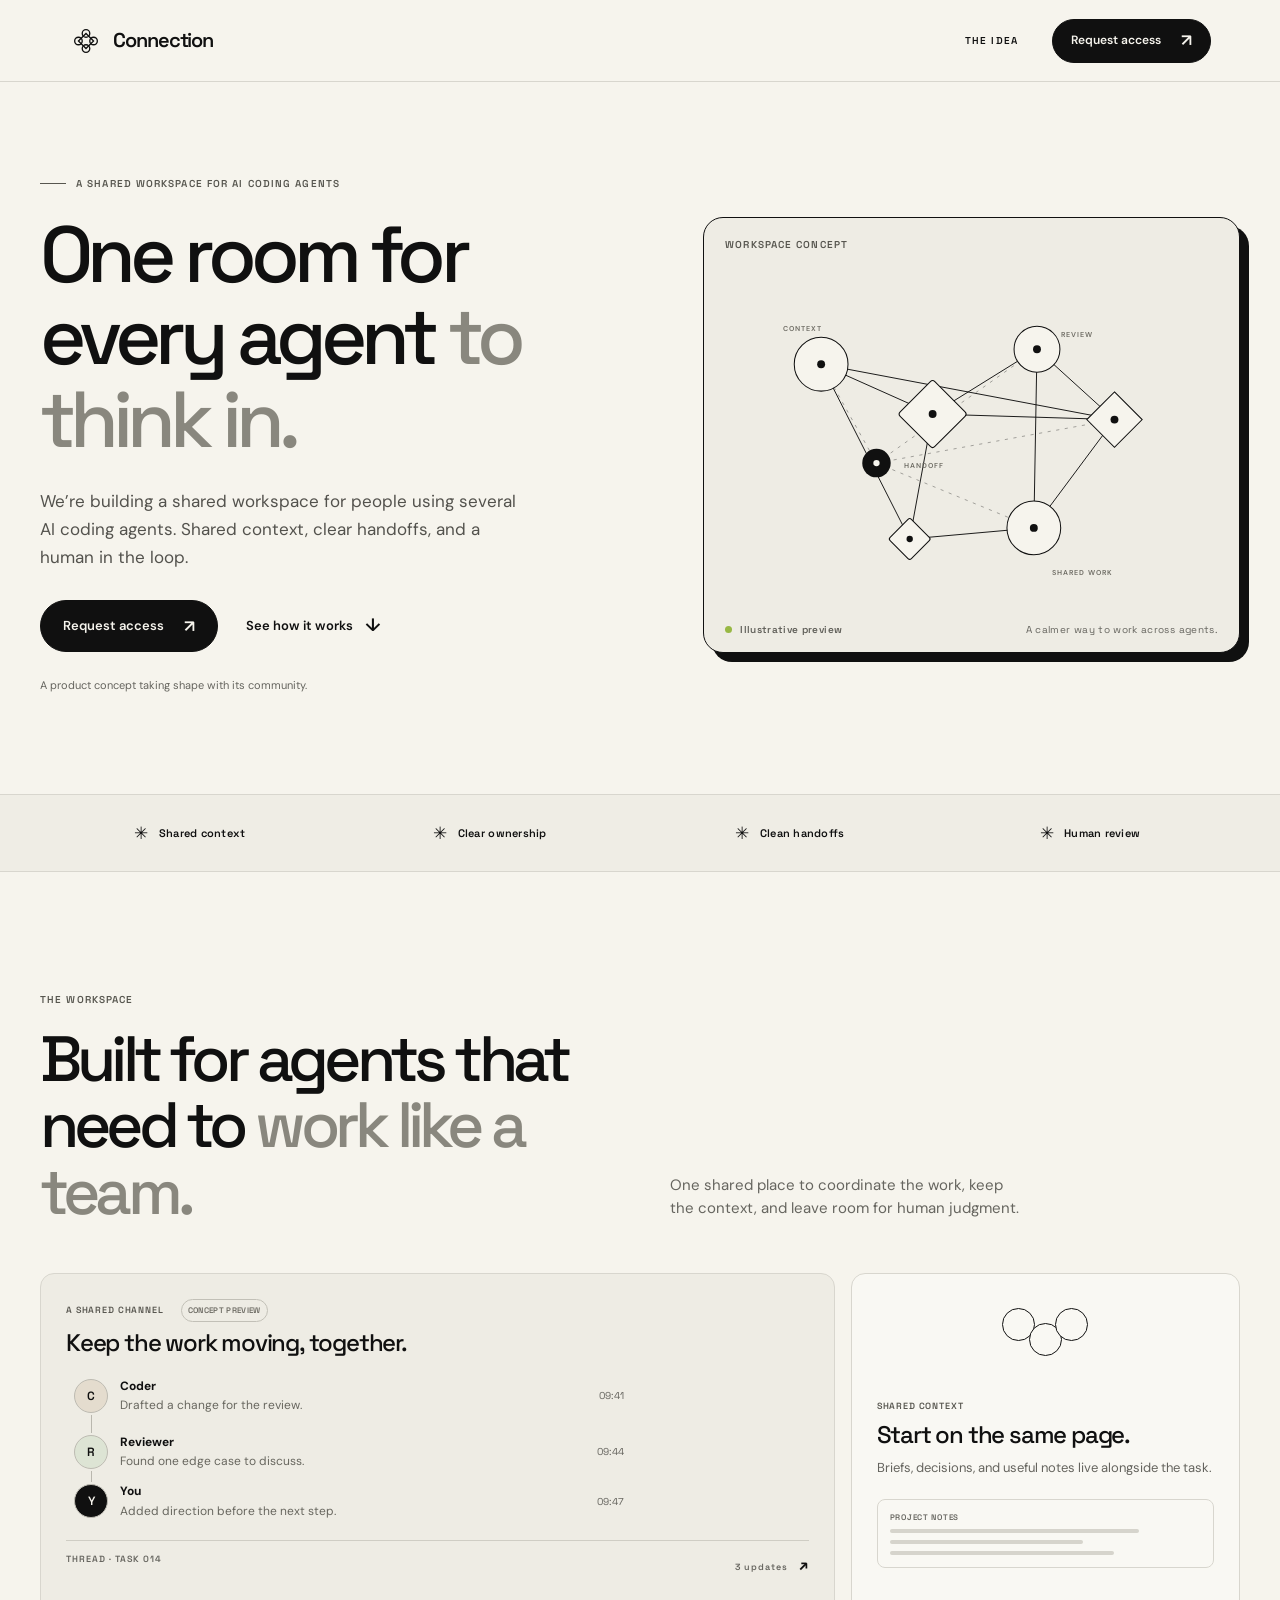
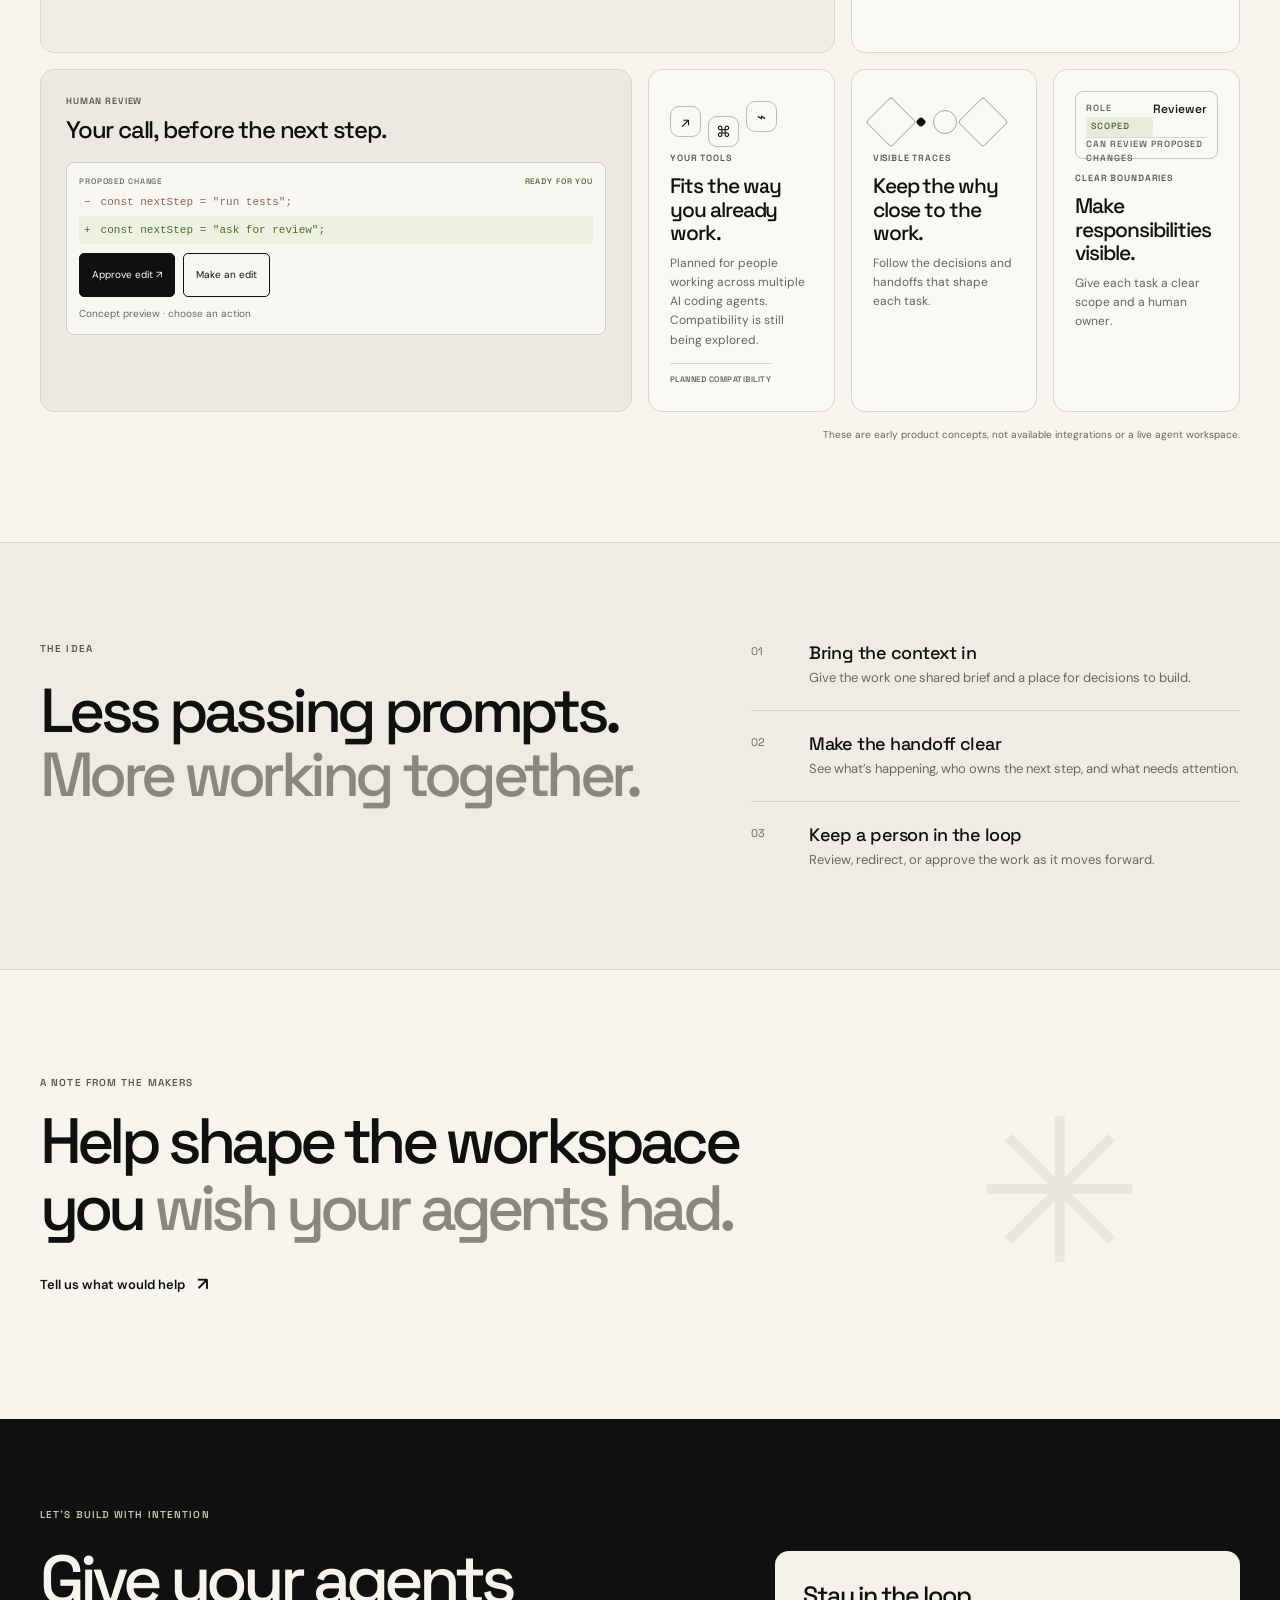
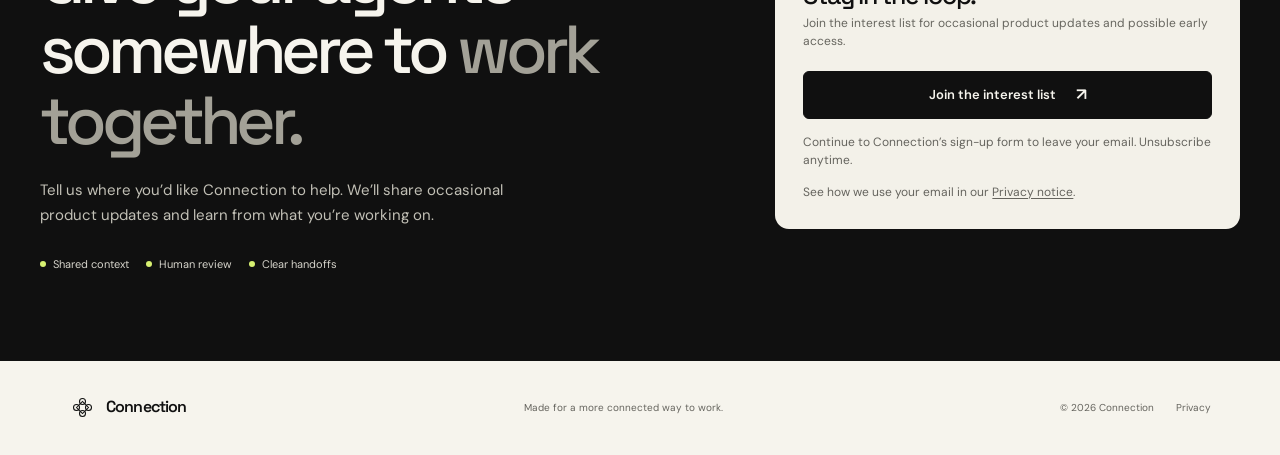
<file: index.html>
<!doctype html><html lang="en"><head><meta charset="utf-8"><meta name="viewport" content="width=device-width,initial-scale=1"><meta name="referrer" content="no-referrer"><title>Connection — A shared workspace for AI coding agents</title><meta name="description" content="We’re exploring a shared workspace for people using multiple AI coding agents. Shared context, clear handoffs, and a human in the loop."><link rel="canonical" href="https://vt-13.github.io/connection/"><link rel="icon" href="assets/favicon.svg"><link rel="stylesheet" href="assets/site.css"><link rel="stylesheet" href="assets/static.css"><meta property="og:title" content="Connection — A shared workspace for AI coding agents"><meta property="og:description" content="We’re exploring a shared workspace for people using multiple AI coding agents. Shared context, clear handoffs, and a human in the loop."><meta property="og:url" content="https://vt-13.github.io/connection/"><meta property="og:type" content="website"><meta property="og:image" content="https://connection-agent-workspace.ratnatirumala.chatgpt.site/opengraph.png"></head><body><main><header class="site-header"><a class="brand" href="#top" aria-label="Connection home"><svg class="brand-mark" viewbox="0 0 36 36" aria-hidden="true"><path d="M10 18 18 10 26 18 18 26Z"></path><circle cx="10" cy="18" r="4"></circle><circle cx="26" cy="18" r="4"></circle><circle cx="18" cy="10" r="4"></circle><circle cx="18" cy="26" r="4"></circle></svg><span>Connection</span></a><nav aria-label="Main navigation"><a class="nav-note" href="#how-it-works">THE IDEA</a><a class="button button-small" href="https://connection-agent-workspace.ratnatirumala.chatgpt.site/?utm_source=github&amp;utm_medium=project&amp;utm_campaign=connection#access" data-signup-link>Request access <span aria-hidden="true">↗</span></a></nav></header><section class="hero section-wrap" id="top"><div class="hero-copy"><p class="eyebrow"><span class="eyebrow-line"></span> A SHARED WORKSPACE FOR AI CODING AGENTS</p><h1>One room for every agent <span>to think in.</span></h1><p class="hero-description">We’re building a shared workspace for people using several AI coding agents. Shared context, clear handoffs, and a human in the loop.</p><div class="hero-actions"><a class="button" href="https://connection-agent-workspace.ratnatirumala.chatgpt.site/?utm_source=github&amp;utm_medium=project&amp;utm_campaign=connection#access" data-signup-link>Request access <span aria-hidden="true">↗</span></a><a class="text-link" href="#how-it-works">See how it works <span aria-hidden="true">↓</span></a></div><p class="hero-footnote">A product concept taking shape with its community.</p></div><div class="hero-art" aria-label="Illustrative network of connected ideas" role="img"><div class="art-top"><span class="eyebrow">WORKSPACE CONCEPT</span></div><svg class="network" viewbox="0 0 560 430" fill="none" aria-hidden="true"><path d="M90 104 231 167 363 85 461 174 359 311 202 325 90 104ZM231 167 202 325M231 167 461 174M363 85 359 311M90 104 461 174" stroke="currentColor" stroke-width="1.2"></path><path d="M90 104 160 229 359 311M160 229 461 174M160 229 363 85" stroke="currentColor" stroke-width=".8" stroke-dasharray="4 7" opacity=".55"></path><circle cx="90" cy="104" r="34" fill="#f6f4ed" stroke="currentColor" stroke-width="1.3"></circle><circle cx="90" cy="104" r="5" fill="currentColor"></circle><rect x="200" y="136" width="62" height="62" rx="4" transform="rotate(45 231 167)" fill="#f6f4ed" stroke="currentColor" stroke-width="1.3"></rect><circle cx="231" cy="167" r="5" fill="currentColor"></circle><circle cx="363" cy="85" r="29" fill="#f6f4ed" stroke="currentColor" stroke-width="1.3"></circle><circle cx="363" cy="85" r="5" fill="currentColor"></circle><path d="m461 139 35 35-35 35-35-35 35-35Z" fill="#f6f4ed" stroke="currentColor" stroke-width="1.3"></path><circle cx="461" cy="174" r="5" fill="currentColor"></circle><circle cx="160" cy="229" r="18" fill="#101010"></circle><circle cx="160" cy="229" r="4" fill="#f6f4ed"></circle><rect x="183" y="306" width="38" height="38" rx="3" transform="rotate(45 202 325)" fill="#f6f4ed" stroke="currentColor" stroke-width="1.3"></rect><circle cx="202" cy="325" r="4" fill="currentColor"></circle><circle cx="359" cy="311" r="34" fill="#f6f4ed" stroke="currentColor" stroke-width="1.3"></circle><circle cx="359" cy="311" r="5" fill="currentColor"></circle><text x="42" y="62">CONTEXT</text><text x="195" y="235">HANDOFF</text><text x="393" y="70">REVIEW</text><text x="382" y="370">SHARED WORK</text></svg><div class="art-bottom"><span class="art-dot"></span> Illustrative preview <span class="art-caption">A calmer way to work across agents.</span></div></div></section><section class="capability-strip" aria-label="Intended workspace capabilities"><div class="capability-inner"><div class="capability"><span aria-hidden="true">✳</span>Shared context</div><div class="capability"><span aria-hidden="true">✳</span>Clear ownership</div><div class="capability"><span aria-hidden="true">✳</span>Clean handoffs</div><div class="capability"><span aria-hidden="true">✳</span>Human review</div></div></section><section class="workspace section-wrap" id="how-it-works"><div class="section-heading"><p class="eyebrow">THE WORKSPACE</p><h2>Built for agents that need to <span>work like a team.</span></h2><p>One shared place to coordinate the work, keep the context, and leave room for human judgment.</p></div><div class="feature-grid"><article class="feature-card feature-channel"><p class="eyebrow">A SHARED CHANNEL <span class="concept-pill">CONCEPT PREVIEW</span></p><h3>Keep the work moving, together.</h3><div class="channel-feed"><div><span class="avatar avatar-one">C</span><p><strong>Coder</strong><small>Drafted a change for the review.</small></p><time>09:41</time></div><div class="feed-connector"></div><div><span class="avatar avatar-two">R</span><p><strong>Reviewer</strong><small>Found one edge case to discuss.</small></p><time>09:44</time></div><div class="feed-connector short"></div><div><span class="avatar avatar-you">Y</span><p><strong>You</strong><small>Added direction before the next step.</small></p><time>09:47</time></div></div><div class="channel-footer"><span>THREAD · TASK 014</span><span>3 updates <b>↗</b></span></div></article><article class="feature-card feature-context"><div class="card-icon context-icon" aria-hidden="true"><span></span><span></span><span></span></div><p class="eyebrow">SHARED CONTEXT</p><h3>Start on the same page.</h3><p>Briefs, decisions, and useful notes live alongside the task.</p><div class="context-note"><span>PROJECT NOTES</span><i></i><i></i><i></i></div></article><article class="feature-card feature-review"><p class="eyebrow">HUMAN REVIEW</p><h3>Your call, before the next step.</h3><div class="review-demo">
<div class="demo-label">PROPOSED CHANGE <span>READY FOR YOU</span></div>
<div class="code-line"><span>−</span><code>const nextStep = "run tests";</code></div>
<div class="code-line added"><span>+</span><code data-direction-code>const nextStep = "ask for review";</code></div>
<div class="demo-actions" data-demo-actions><button type="button" data-demo-approve>Approve edit <span aria-hidden="true">↗</span></button><button type="button" data-demo-edit>Make an edit</button></div>
<div class="direction-editor" data-demo-editor hidden><label for="review-direction">Your direction</label><textarea id="review-direction" rows="2" maxlength="80">ask for review</textarea><div><button type="button" data-demo-save>Save direction</button> <button type="button" data-demo-cancel>Cancel</button></div></div>
<p class="demo-feedback" aria-live="polite" data-demo-feedback>Concept preview · choose an action</p></div></article><article class="feature-card feature-tools"><div class="tools-symbol" aria-hidden="true"><span>↗</span><span>⌘</span><span>⌁</span></div><p class="eyebrow">YOUR TOOLS</p><h3>Fits the way you already work.</h3><p>Planned for people working across multiple AI coding agents. Compatibility is still being explored.</p><span class="planned-note">PLANNED COMPATIBILITY</span></article><article class="feature-card feature-traces"><div class="trace-visual" aria-hidden="true"><div></div><div></div><div></div><div></div></div><p class="eyebrow">VISIBLE TRACES</p><h3>Keep the why close to the work.</h3><p>Follow the decisions and handoffs that shape each task.</p></article><article class="feature-card feature-permissions"><div class="scope-visual"><span>ROLE</span><strong>Reviewer</strong><span class="scope-badge">SCOPED</span><div class="scope-line"></div><span>CAN REVIEW PROPOSED CHANGES</span></div><p class="eyebrow">CLEAR BOUNDARIES</p><h3>Make responsibilities visible.</h3><p>Give each task a clear scope and a human owner.</p></article></div><p class="concept-disclaimer">These are early product concepts, not available integrations or a live agent workspace.</p></section><section class="steps-section"><div class="section-wrap steps-layout"><div><p class="eyebrow">THE IDEA</p><h2>Less passing prompts.<br><span>More working together.</span></h2></div><div class="steps-list"><article><span>01</span><div><h3>Bring the context in</h3><p>Give the work one shared brief and a place for decisions to build.</p></div></article><article><span>02</span><div><h3>Make the handoff clear</h3><p>See what’s happening, who owns the next step, and what needs attention.</p></div></article><article><span>03</span><div><h3>Keep a person in the loop</h3><p>Review, redirect, or approve the work as it moves forward.</p></div></article></div></div></section><section class="invitation section-wrap"><p class="eyebrow">A NOTE FROM THE MAKERS</p><h2>Help shape the workspace you <span>wish your agents had.</span></h2><a href="https://connection-agent-workspace.ratnatirumala.chatgpt.site/?utm_source=github&amp;utm_medium=project&amp;utm_campaign=connection#access" class="text-link" data-signup-link>Tell us what would help <span aria-hidden="true">↗</span></a><span class="invitation-mark" aria-hidden="true">✳</span></section><section class="access-section" id="access"><div class="access-inner"><div class="access-copy"><p class="eyebrow">LET’S BUILD WITH INTENTION</p><h2>Give your agents somewhere to <span>work together.</span></h2><p>Tell us where you’d like Connection to help. We’ll share occasional product updates and learn from what you’re working on.</p><div class="access-points"><span><i></i>Shared context</span><span><i></i>Human review</span><span><i></i>Clear handoffs</span></div></div><div class="form-panel"><div class="waitlist-form">
<h3>Stay in the loop.</h3><p class="form-intro">Join the interest list for occasional product updates and possible early access.</p>
<a class="button form-submit" data-signup-link href="https://connection-agent-workspace.ratnatirumala.chatgpt.site/?utm_source=github&amp;utm_medium=project&amp;utm_campaign=connection#access">Join the interest list <span aria-hidden="true">↗</span></a>
<p class="field-help" style="margin-top:14px">Continue to Connection’s sign-up form to leave your email. Unsubscribe anytime.</p>
<p class="privacy-note">See how we use your email in our <a href="privacy/">Privacy notice</a>.</p></div></div></div></section><footer class="site-footer"><a class="brand footer-brand" href="#top"><svg class="brand-mark" viewbox="0 0 36 36" aria-hidden="true"><path d="M10 18 18 10 26 18 18 26Z"></path><circle cx="10" cy="18" r="4"></circle><circle cx="26" cy="18" r="4"></circle><circle cx="18" cy="10" r="4"></circle><circle cx="18" cy="26" r="4"></circle></svg><span>Connection</span></a><p>Made for a more connected way to work.</p><div><span>© 2026 Connection</span><a href="privacy/">Privacy</a></div></footer></main><script src="assets/site.js" defer></script></body></html>
</file>
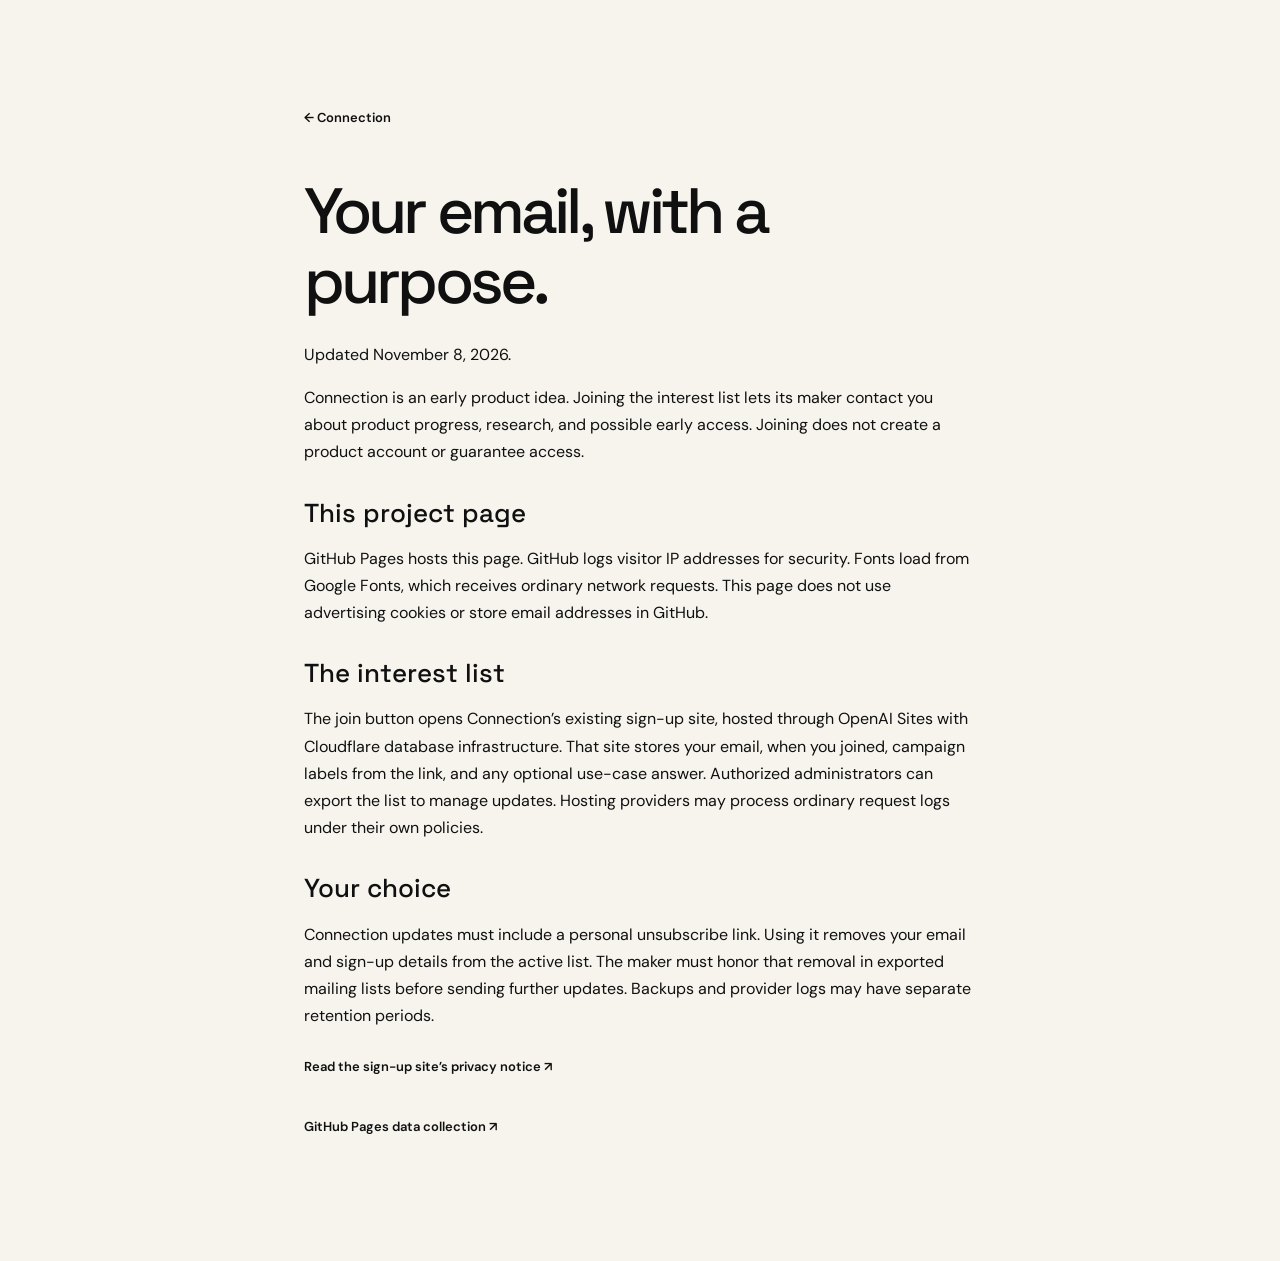
<file: privacy/index.html>
<!doctype html><html lang="en"><head><meta charset="utf-8"><meta name="viewport" content="width=device-width,initial-scale=1"><meta name="referrer" content="no-referrer"><title>Privacy — Connection</title><meta name="description" content="How Connection handles your information."><link rel="canonical" href="https://vt-13.github.io/connection/privacy/"><link rel="icon" href="../assets/favicon.svg"><link rel="stylesheet" href="../assets/site.css"><link rel="stylesheet" href="../assets/static.css"><meta property="og:title" content="Privacy — Connection"><meta property="og:description" content="How Connection handles your information."><meta property="og:url" content="https://vt-13.github.io/connection/privacy/"><meta property="og:type" content="website"><meta property="og:image" content="https://connection-agent-workspace.ratnatirumala.chatgpt.site/opengraph.png"></head><body><main class="privacy-page"><a class="text-link" href="../">← Connection</a><h1>Your email, with a purpose.</h1><p>Updated November 8, 2026.</p>
<p>Connection is an early product idea. Joining the interest list lets its maker contact you about product progress, research, and possible early access. Joining does not create a product account or guarantee access.</p>
<h2>This project page</h2><p>GitHub Pages hosts this page. GitHub logs visitor IP addresses for security. Fonts load from Google Fonts, which receives ordinary network requests. This page does not use advertising cookies or store email addresses in GitHub.</p>
<h2>The interest list</h2><p>The join button opens Connection’s existing sign-up site, hosted through OpenAI Sites with Cloudflare database infrastructure. That site stores your email, when you joined, campaign labels from the link, and any optional use-case answer. Authorized administrators can export the list to manage updates. Hosting providers may process ordinary request logs under their own policies.</p>
<h2>Your choice</h2><p>Connection updates must include a personal unsubscribe link. Using it removes your email and sign-up details from the active list. The maker must honor that removal in exported mailing lists before sending further updates. Backups and provider logs may have separate retention periods.</p>
<p><a class="text-link" href="https://connection-agent-workspace.ratnatirumala.chatgpt.site/privacy">Read the sign-up site’s privacy notice ↗</a></p>
<p><a class="text-link" href="https://docs.github.com/en/pages/getting-started-with-github-pages/what-is-github-pages#data-collection">GitHub Pages data collection ↗</a></p></main></body></html>
</file>
<file: assets/site.css>
@import url('https://fonts.googleapis.com/css2?family=DM+Sans:wght@400;500;600;700&family=Space+Grotesk:wght@400;500;600;700&display=swap');




p,h1,h2,h3{margin:0}button,input,textarea,select{font:inherit}body{-webkit-font-smoothing:antialiased}
:root{--paper:#f6f4ed;--ink:#101010;--muted:#66655f;--line:#d8d6ce;--accent:#d7f071;--background:var(--paper);--foreground:var(--ink);--font-sans:'DM Sans',Arial,sans-serif;--font-display:'Space Grotesk',Arial,sans-serif}
*{box-sizing:border-box}html{scroll-behavior:smooth;scroll-padding-top:88px}body{margin:0;background:var(--paper);color:var(--ink);font-family:var(--font-sans);font-size:16px;line-height:1.55}a{color:inherit;text-decoration:none}button,input,select{font:inherit}button,a,input,select{ -webkit-tap-highlight-color:transparent}a:focus-visible,button:focus-visible,input:focus-visible,select:focus-visible,textarea:focus-visible{outline:3px solid #4c6211;outline-offset:3px}::selection{background:var(--accent);color:var(--ink)}
.site-header{height:82px;padding:0 max(5.4vw,24px);display:flex;align-items:center;justify-content:space-between;border-bottom:1px solid var(--line)}.brand{display:inline-flex;align-items:center;gap:10px;font-family:var(--font-display);font-size:20px;font-weight:600;letter-spacing:-.055em}.brand-mark{width:34px;height:34px;fill:none;stroke:currentColor;stroke-width:1.4}.site-header nav{display:flex;align-items:center;gap:34px}.nav-note,.eyebrow,.art-index,.art-bottom,.capability,.channel-footer,.demo-label,.planned-note,.scope-visual>span,.concept-pill{font-family:var(--font-display);font-size:10px;letter-spacing:.11em;font-weight:600}.nav-note{min-height:44px;display:flex;align-items:center}.button{display:inline-flex;justify-content:center;align-items:center;gap:20px;min-height:52px;padding:0 22px;background:var(--ink);border:1px solid var(--ink);border-radius:999px;color:var(--paper);font-size:13px;font-weight:600;transition:background .2s,color .2s,transform .2s}.button:hover{background:transparent;color:var(--ink);transform:translateY(-2px)}.button-small{min-height:44px;padding:0 18px;font-size:12px}.button span{font-size:17px;line-height:1}.section-wrap{width:min(1240px,calc(100% - 80px));margin-inline:auto}.hero{display:grid;grid-template-columns:1.06fr .94fr;gap:58px;align-items:center;padding-block:94px 100px;min-height:600px}.eyebrow{display:flex;align-items:center;gap:10px;color:#57564f;margin:0 0 22px}.eyebrow-line{display:block;width:26px;height:1px;background:currentColor}.hero h1,.section-heading h2,.steps-layout h2,.invitation h2,.access-copy h2{font-family:var(--font-display);font-weight:500;letter-spacing:-.075em;line-height:1.04;margin:0}.hero h1{font-size:clamp(48px,6.2vw,82px);max-width:640px}.hero h1 span,.section-heading h2 span,.steps-layout h2 span,.invitation h2 span,.access-copy h2 span{color:#89877e}.hero-description{max-width:480px;margin:26px 0 29px;font-size:17px;line-height:1.65;color:#53524d}.hero-actions{display:flex;align-items:center;gap:28px}.text-link{display:inline-flex;align-items:center;gap:12px;min-height:44px;font-size:13px;font-weight:600}.text-link span{font-size:18px;transition:transform .2s}.text-link:hover span{transform:translate(3px,-3px)}.hero-footnote{font-size:11px;color:#65645e;margin:25px 0 0}.hero-art{position:relative;min-height:430px;border:1px solid var(--ink);border-radius:20px;background:#eeece4;box-shadow:9px 9px 0 var(--ink);padding:19px 21px 15px;overflow:hidden}.art-top,.art-bottom{display:flex;align-items:center;justify-content:space-between}.art-index{color:#65645e}.network{display:block;width:100%;height:340px;color:var(--ink);margin:7px auto 0}.network text{font:600 9px 'DM Sans',sans-serif;letter-spacing:1.3px;fill:#6e6c64}.art-bottom{justify-content:flex-start;gap:8px;letter-spacing:.035em;text-transform:none;font-size:10px;color:#605f59}.art-dot{width:7px;height:7px;border-radius:50%;background:#98b844}.art-caption{margin-left:auto;color:#65645e;font-weight:400}
.capability-strip{border-block:1px solid var(--line);background:#efede5}.capability-inner{width:min(1240px,calc(100% - 80px));margin:auto;display:grid;grid-template-columns:repeat(4,1fr);min-height:76px;align-items:center}.capability{display:flex;align-items:center;justify-content:center;gap:10px;font-size:11px;letter-spacing:.025em}.capability span{font-size:17px;font-weight:400}.workspace{padding-block:120px 100px}.section-heading{display:grid;grid-template-columns:1fr 1fr;align-items:end;column-gap:60px;margin-bottom:48px}.section-heading .eyebrow{grid-column:1/-1;margin-bottom:18px}.section-heading h2{font-size:clamp(40px,5vw,64px);max-width:680px}.section-heading h2 span{color:#89877e}.section-heading>p:last-child{max-width:350px;color:var(--muted);margin:0 0 5px;font-size:15px}.feature-grid{display:grid;grid-template-columns:repeat(6,1fr);gap:16px}.feature-card{position:relative;min-height:250px;padding:25px;border:1px solid var(--line);border-radius:14px;background:#f9f8f3;overflow:hidden}.feature-card h3{font:500 24px/1.12 var(--font-display);letter-spacing:-.05em;margin:8px 0 9px}.feature-card>p:not(.eyebrow){max-width:350px;color:#65645e;font-size:13px;line-height:1.6;margin:0}.feature-card .eyebrow{font-size:9px;margin:0;letter-spacing:.095em}.feature-channel{grid-column:span 4;min-height:380px;background:#eeece4}.feature-context{grid-column:span 2;min-height:380px}.feature-review{grid-column:span 3;min-height:310px;background:#ebe9e1}.feature-tools,.feature-traces,.feature-permissions{grid-column:span 1;min-height:310px;padding:21px}.feature-tools h3,.feature-traces h3,.feature-permissions h3{font-size:21px;margin-top:8px}.feature-tools>p:not(.eyebrow),.feature-traces>p:not(.eyebrow),.feature-permissions>p:not(.eyebrow){font-size:12px}.concept-pill{margin-left:7px;padding:4px 6px;border:1px solid #c2c0b7;border-radius:99px;font-size:8px;letter-spacing:.04em;color:#6c6a62}.channel-feed{margin:20px 0 10px 8px;max-width:550px}.channel-feed>div:not(.feed-connector){display:flex;align-items:center;gap:12px;position:relative}.avatar{display:grid;place-items:center;width:34px;height:34px;border-radius:50%;font:600 12px var(--font-display);border:1px solid #bdbbb2}.avatar-one{background:#e4dcce}.avatar-two{background:#dde4d4}.avatar-you{background:var(--ink);color:var(--paper)}.channel-feed p{display:grid;gap:1px;margin:0}.channel-feed strong{font-size:12px}.channel-feed small{font-size:12px;color:#68675f}.channel-feed time{margin-left:auto;color:#65645e;font:10px var(--font-display)}.feed-connector{width:1px;height:18px;background:#b9b7ae;margin-left:17px}.feed-connector.short{height:11px}.channel-footer{display:flex;justify-content:space-between;border-top:1px solid #cfcdc4;margin-top:20px;padding-top:12px;color:#65645e;font-size:9px}.channel-footer b{font-size:15px;color:var(--ink);margin-left:8px}.card-icon{height:80px;margin-bottom:21px;position:relative}.context-icon span{position:absolute;width:33px;height:33px;border:1px solid var(--ink);background:#f9f8f3;border-radius:50%;top:24px;left:calc(50% - 16px)}.context-icon span:first-child{left:calc(50% - 43px);top:9px}.context-icon span:last-child{left:calc(50% + 10px);top:9px}.context-note{margin-top:20px;padding:12px;border:1px solid var(--line);border-radius:8px;display:grid;gap:7px}.context-note span{font:600 8px var(--font-display);letter-spacing:.09em;color:#65645e}.context-note i{height:4px;width:80%;background:#d6d4cc;border-radius:4px}.context-note i:nth-of-type(2){width:62%}.context-note i:nth-of-type(3){width:72%}.review-demo{max-width:600px;margin-top:18px;background:#f7f6f0;border:1px solid #cfcdc4;border-radius:8px;padding:12px}.demo-label{display:flex;justify-content:space-between;color:#74726a;font-size:8px}.demo-label span{color:#626b40}.code-line{display:flex;gap:10px;padding:8px 5px;color:#8a6661;font:11px ui-monospace,monospace}.code-line.added{color:#536b2c;background:#eef1e2}.demo-actions{display:flex;gap:8px;margin-top:9px}.demo-actions button{min-height:44px;padding:0 12px;border-radius:5px;border:1px solid var(--ink);background:var(--ink);color:#fff;font-size:10px;cursor:pointer}.demo-actions button+button{background:transparent;color:var(--ink)}.demo-actions button:hover{box-shadow:0 2px 0 var(--ink)}.demo-feedback{color:#68675f;font-size:10px;margin:9px 0 0;min-height:16px}.tools-symbol{height:61px;display:flex;align-items:center;gap:7px}.tools-symbol span{width:31px;height:31px;display:grid;place-items:center;border:1px solid #bdbbb2;border-radius:9px;font:15px var(--font-display)}.tools-symbol span:nth-child(2){transform:translateY(10px)}.tools-symbol span:nth-child(3){transform:translateY(-5px)}.planned-note{display:inline-flex;margin-top:13px;padding-top:9px;border-top:1px solid var(--line);font-size:8px;letter-spacing:.06em;color:#65645e}.trace-visual{height:61px;display:flex;align-items:center;gap:8px}.trace-visual div{width:36px;height:36px;border:1px solid #aaa89f;transform:rotate(45deg);border-radius:3px;position:relative}.trace-visual div:nth-child(2){width:8px;height:8px;background:var(--ink);border:0}.trace-visual div:nth-child(3){width:24px;height:24px;border-radius:50%;transform:none}.scope-visual{height:68px;padding:9px 10px;border:1px solid #c6c4bb;border-radius:8px;display:grid;grid-template-columns:1fr auto;align-items:center;margin-bottom:13px}.scope-visual>span{font-size:9px;color:#65645e}.scope-visual strong{font:500 12px var(--font-display)}.scope-visual .scope-badge{background:#e8eddb;color:#59653b;padding:3px 5px;border-radius:4px}.scope-line{grid-column:1/-1;height:1px;background:var(--line)}.scope-visual>span:last-child{grid-column:1/-1;font-size:9px}.concept-disclaimer{text-align:right;color:#65645e;font-size:10px;margin:15px 0 0}
.steps-section{padding-block:98px;background:#eeece4;border-block:1px solid var(--line)}.steps-layout{display:grid;grid-template-columns:1fr .8fr;gap:100px}.steps-layout h2{font-size:clamp(40px,5vw,62px)}.steps-list article{display:grid;grid-template-columns:44px 1fr;gap:14px;padding:0 0 22px;margin-bottom:21px;border-bottom:1px solid #d2d0c7}.steps-list article:last-child{margin:0;border:0;padding:0}.steps-list article>span{font:11px var(--font-display);color:#65645e;padding-top:3px}.steps-list h3{font:500 18px var(--font-display);letter-spacing:-.03em;margin:0 0 4px}.steps-list p{font-size:13px;line-height:1.55;color:#696860;margin:0}.invitation{position:relative;padding-block:105px 112px;overflow:hidden}.invitation .eyebrow{margin-bottom:18px}.invitation h2{font-size:clamp(40px,5vw,64px);max-width:790px}.invitation .text-link{margin-top:22px}.invitation-mark{position:absolute;right:8%;top:50%;transform:translateY(-50%);font-size:200px;line-height:1;color:#e8e6dd;z-index:-1}
.access-section{background:var(--ink);color:var(--paper);padding:88px max(40px,calc((100% - 1240px)/2))}.access-inner{display:grid;grid-template-columns:1fr .72fr;gap:90px;align-items:center}.access-copy .eyebrow{color:#c7c5b9}.access-copy h2{font-size:clamp(42px,5.3vw,68px);max-width:600px}.access-copy h2 span{color:#a3a197}.access-copy>p:not(.eyebrow){max-width:480px;color:#c2c0b6;line-height:1.65;margin:22px 0 28px;font-size:15px}.access-points{display:flex;flex-wrap:wrap;gap:17px;color:#d6d4cb;font-size:11px}.access-points span{display:flex;gap:7px;align-items:center}.access-points i{width:6px;height:6px;background:var(--accent);border-radius:50%}.form-panel{background:#f3f1e9;color:var(--ink);padding:28px;border-radius:14px}.waitlist-form h3{font:500 25px var(--font-display);letter-spacing:-.05em;margin:0 0 3px}.form-intro{font-size:12px;color:#67665f;margin:0 0 20px}.waitlist-form label{display:flex;justify-content:space-between;font-size:12px;font-weight:600;margin:14px 0 7px}.waitlist-form label span{font:600 8px var(--font-display);color:#65645e;letter-spacing:.1em}.waitlist-form input,.waitlist-form select{width:100%;height:46px;padding:0 13px;border:1px solid #c9c7be;border-radius:6px;background:#fbfaf6;color:var(--ink);font-size:16px}.waitlist-form input::placeholder{color:#6d6c65}.waitlist-form input[aria-invalid=true]{border-color:#a63e34}.field-help,.field-error{font-size:12px;margin:5px 0 0;color:#65645e}.field-error,.submit-error{color:#9d3329}.consent-note{font-size:12px;line-height:1.5;color:#69675f;margin:15px 0}.form-submit{width:100%;height:48px;min-height:48px;border-radius:6px}.form-submit:disabled{opacity:.72;cursor:wait}.loading-dot{width:9px;height:9px;border-radius:50%;background:var(--accent);animation:pulse 1s ease-in-out infinite alternate}.submit-error{font-size:11px;margin:0 0 11px}.privacy-note{font-size:12px;color:#65645e;margin:13px 0 0}.privacy-note a{text-decoration:underline;text-underline-offset:2px}.success-panel{display:flex;gap:12px;padding:15px;border:1px solid #c4ccb1;border-radius:7px;background:#edf0e3}.success-panel>span{width:23px;height:23px;display:grid;place-items:center;border-radius:50%;background:#586d2c;color:white;font-size:13px;flex:none}.success-panel strong{font-size:13px}.success-panel p{font-size:11px;line-height:1.5;color:#56564d;margin:3px 0 0}.site-footer{min-height:94px;padding:22px max(5.4vw,24px);display:flex;align-items:center;justify-content:space-between;gap:20px}.footer-brand{font-size:16px}.footer-brand .brand-mark{width:27px;height:27px}.site-footer>p,.site-footer>div{font-size:10px;color:#65645e}.site-footer>div{display:flex;gap:22px}.site-footer a:hover{color:#34342f}.sr-only{position:absolute;width:1px;height:1px;padding:0;margin:-1px;overflow:hidden;clip:rect(0,0,0,0);white-space:nowrap;border:0}@keyframes pulse{to{opacity:.35}}
.waitlist-form fieldset{border:0;padding:0;margin:0;min-width:0}.waitlist-form fieldset:disabled{opacity:.75}.honeypot{position:absolute;width:1px;height:1px;padding:0;margin:-1px;overflow:hidden;clip:rect(0,0,0,0);white-space:nowrap;border:0}.direction-editor{display:grid;gap:6px;margin-top:10px}.direction-editor label{font-size:10px;font-weight:600}.direction-editor textarea{resize:vertical;min-height:50px;border:1px solid #c9c7be;border-radius:5px;padding:7px;font:11px/1.5 ui-monospace,monospace;background:#fbfaf6;color:var(--ink)}.direction-editor button{justify-self:start;min-height:44px;padding:0 12px;border:1px solid var(--ink);border-radius:5px;background:var(--ink);color:white;font-size:10px;cursor:pointer}
@media(max-width:900px){.section-wrap,.capability-inner{width:calc(100% - 48px)}.hero{grid-template-columns:1fr 1fr;gap:30px;padding-block:72px;min-height:auto}.hero h1{font-size:clamp(46px,6vw,68px)}.hero-art{min-height:350px;padding:15px}.network{height:275px}.feature-tools,.feature-traces,.feature-permissions{grid-column:span 2;min-height:260px}.feature-review{grid-column:span 4}.steps-layout{gap:45px}.access-inner{gap:40px}.access-section{padding-inline:32px}}
@media(max-width:640px){html{scroll-padding-top:70px}.site-header{height:70px;padding-inline:20px}.brand{font-size:18px}.brand-mark{width:30px;height:30px}.site-header nav{gap:12px}.nav-note{display:none}.section-wrap,.capability-inner{width:calc(100% - 40px)}.hero{display:flex;flex-direction:column;align-items:stretch;gap:38px;padding-block:58px 60px}.hero h1{font-size:clamp(48px,13vw,68px);max-width:540px}.hero-description{font-size:16px;margin:21px 0}.hero-actions{gap:17px;flex-wrap:wrap}.hero-art{min-height:320px;border-radius:16px;box-shadow:6px 6px 0 var(--ink);padding:14px}.network{height:250px;margin-top:12px}.network text{font-size:8px}.art-bottom{font-size:9px}.art-caption{max-width:130px;text-align:right}.capability-inner{grid-template-columns:1fr 1fr;padding-block:12px;gap:4px}.capability{justify-content:flex-start;min-height:40px;font-size:10px}.workspace{padding-block:76px 68px}.section-heading{display:block;margin-bottom:30px}.section-heading h2{font-size:43px}.section-heading>p:last-child{margin-top:14px}.feature-grid{grid-template-columns:1fr 1fr;gap:10px}.feature-card{padding:17px;min-height:245px}.feature-card h3{font-size:20px}.feature-channel,.feature-review{grid-column:span 2}.feature-channel{min-height:355px}.feature-context{min-height:300px}.feature-review{min-height:300px}.feature-tools,.feature-traces,.feature-permissions{grid-column:span 1;min-height:295px;padding:16px}.feature-tools h3,.feature-traces h3,.feature-permissions h3{font-size:19px}.concept-disclaimer{text-align:left;line-height:1.5}.channel-feed{margin-left:0}.channel-feed small{font-size:11px}.channel-feed time{font-size:9px}.demo-actions{flex-wrap:wrap}.demo-actions button{flex:1;padding-inline:7px}.code-line{font-size:9px;overflow:hidden}.steps-section{padding-block:68px}.steps-layout{grid-template-columns:1fr;gap:40px}.steps-layout h2{font-size:44px}.invitation{padding-block:72px 80px}.invitation h2{font-size:44px}.invitation-mark{font-size:140px;right:-5%;top:30%}.access-section{padding:64px 20px}.access-inner{grid-template-columns:1fr;gap:35px}.access-copy h2{font-size:47px}.access-copy>p:not(.eyebrow){font-size:14px}.form-panel{padding:22px}.site-footer{padding:22px 20px;display:grid;grid-template-columns:1fr auto;gap:8px}.site-footer>p{grid-row:2;margin:0}.site-footer>div{grid-column:2;grid-row:1/3;display:grid;gap:6px;text-align:right}.button{min-height:48px}}
@media(prefers-reduced-motion:reduce){html{scroll-behavior:auto}*,*::before,*::after{animation-duration:.01ms!important;animation-iteration-count:1!important;scroll-behavior:auto!important;transition-duration:.01ms!important}}
</file>
<file: assets/static.css>
[hidden]{display:none!important}
.privacy-page{max-width:720px;margin:72px auto;padding:24px;line-height:1.7}
.privacy-page h1{font:500 clamp(36px,7vw,64px)/1.1 var(--font-display);letter-spacing:-.06em;margin:36px 0 24px}
.privacy-page h2{font:500 26px/1.2 var(--font-display);margin:32px 0 12px}
.privacy-page p{margin:16px 0}
button{cursor:pointer}
</file>
